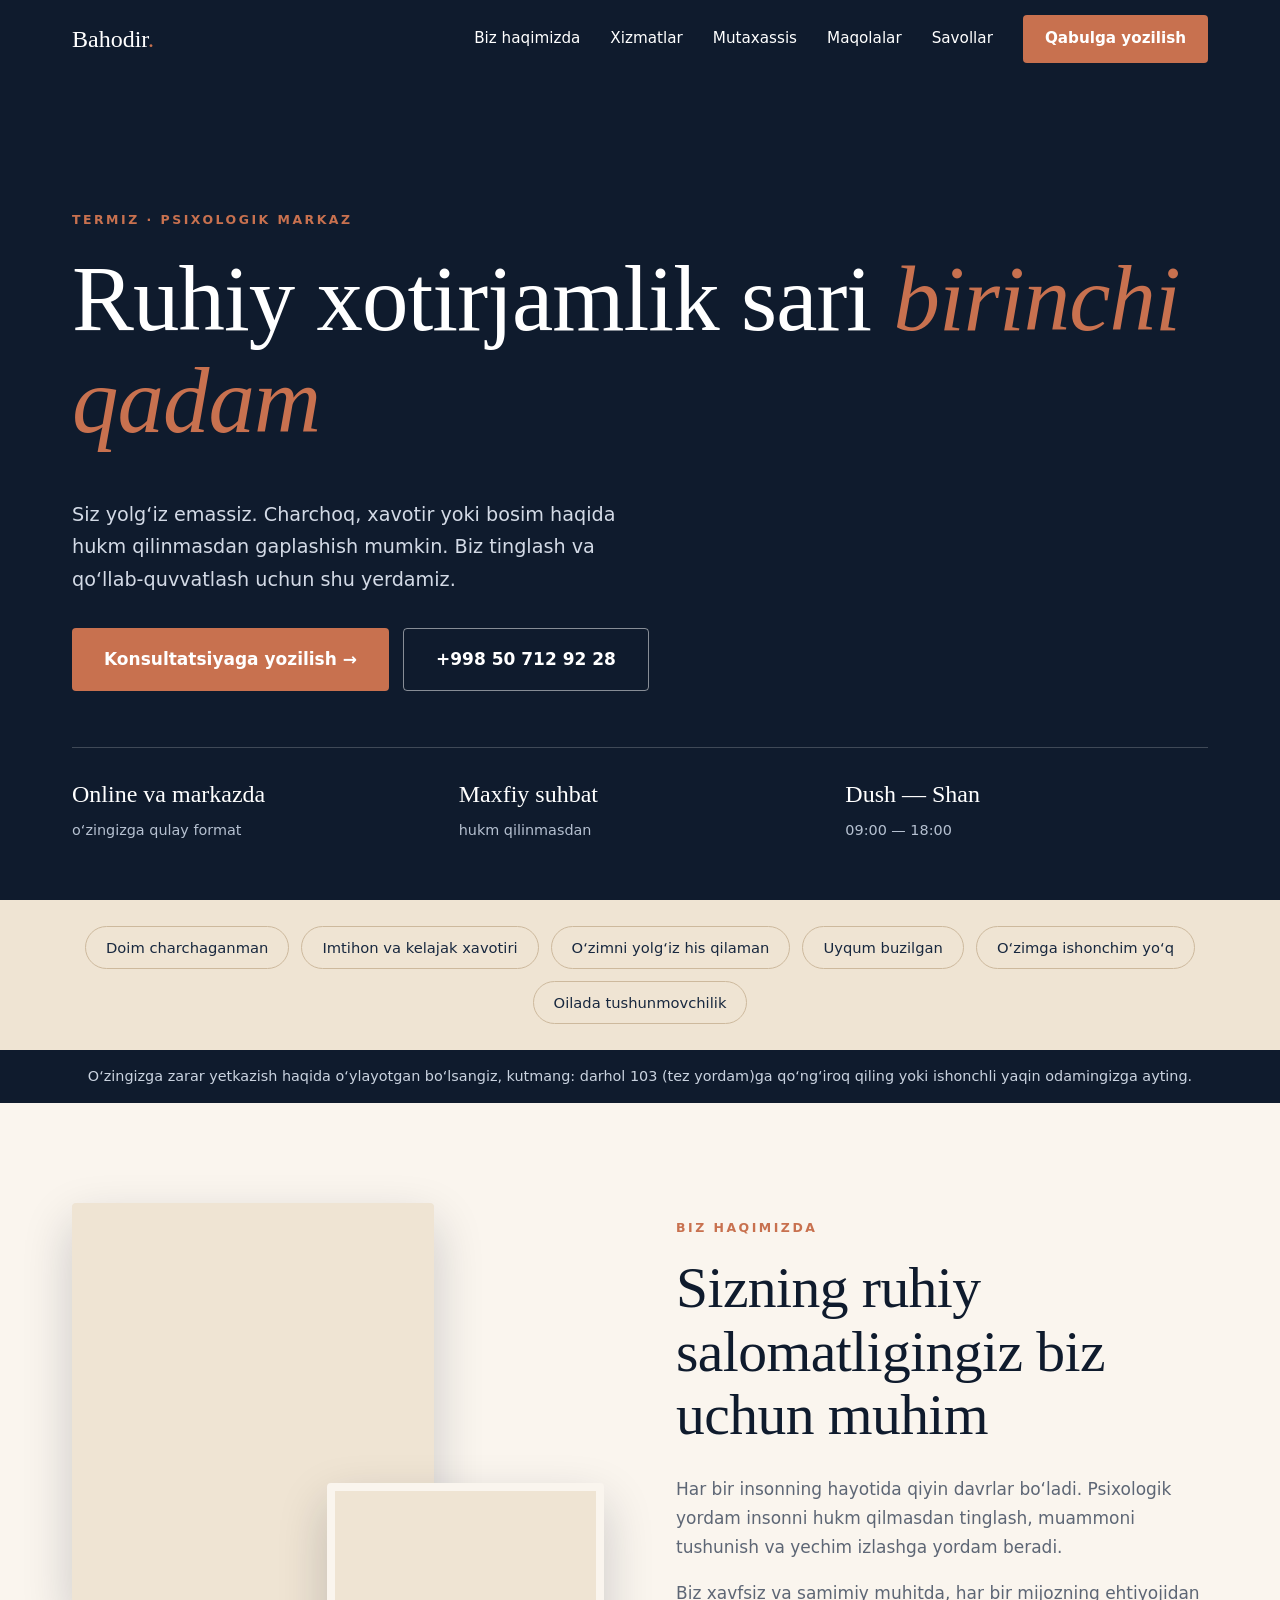
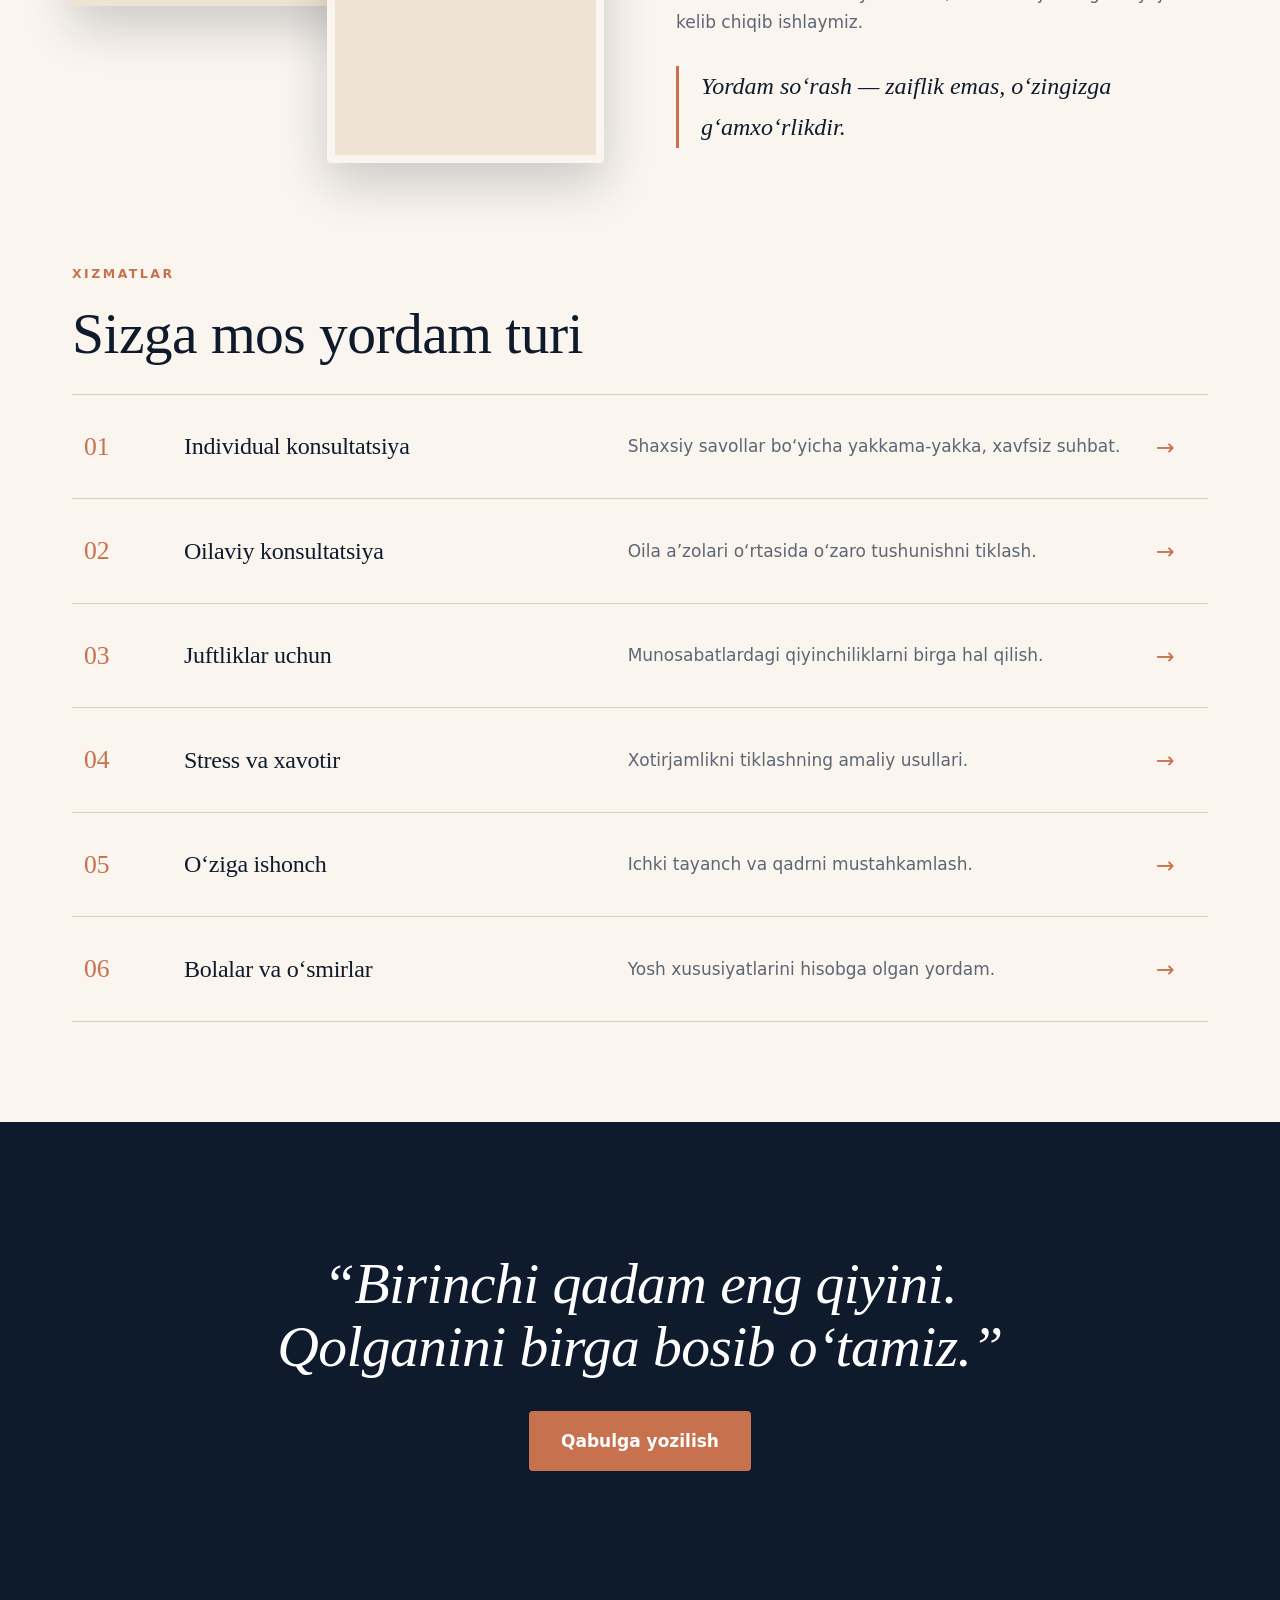
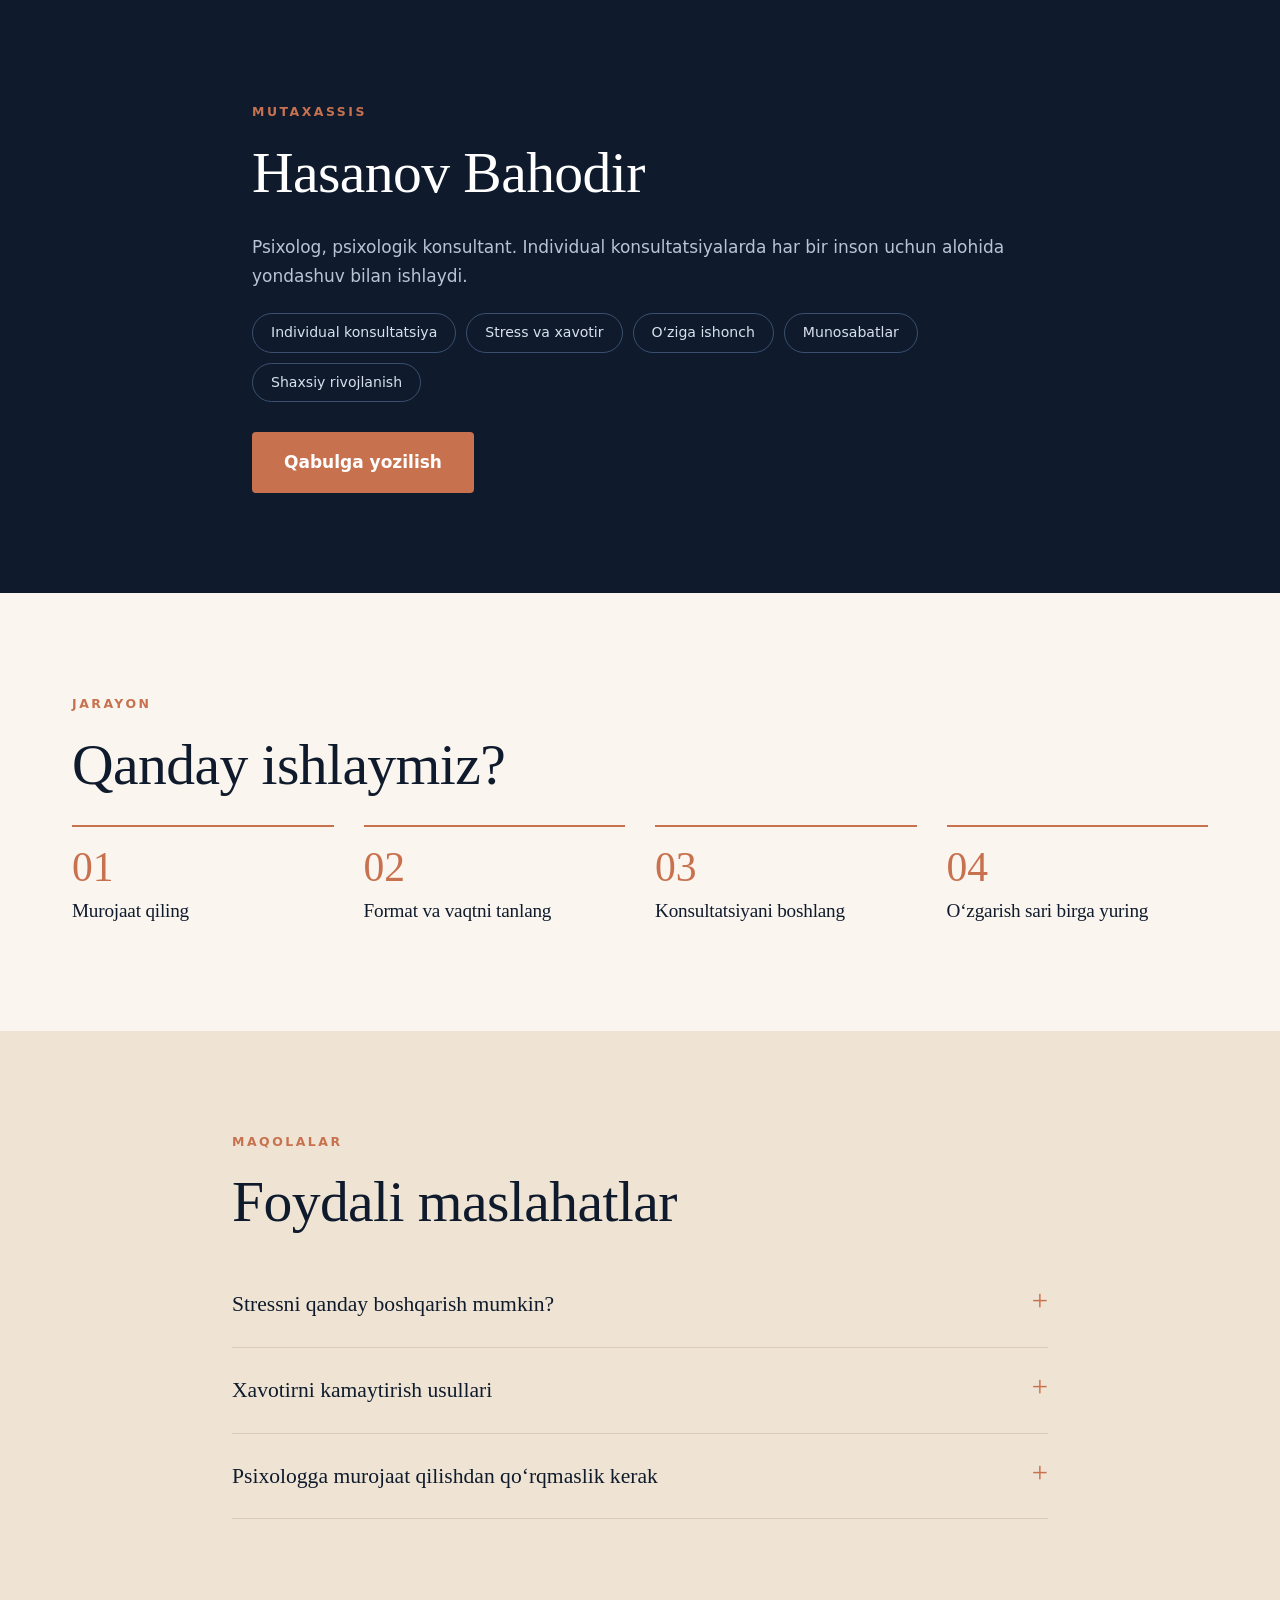
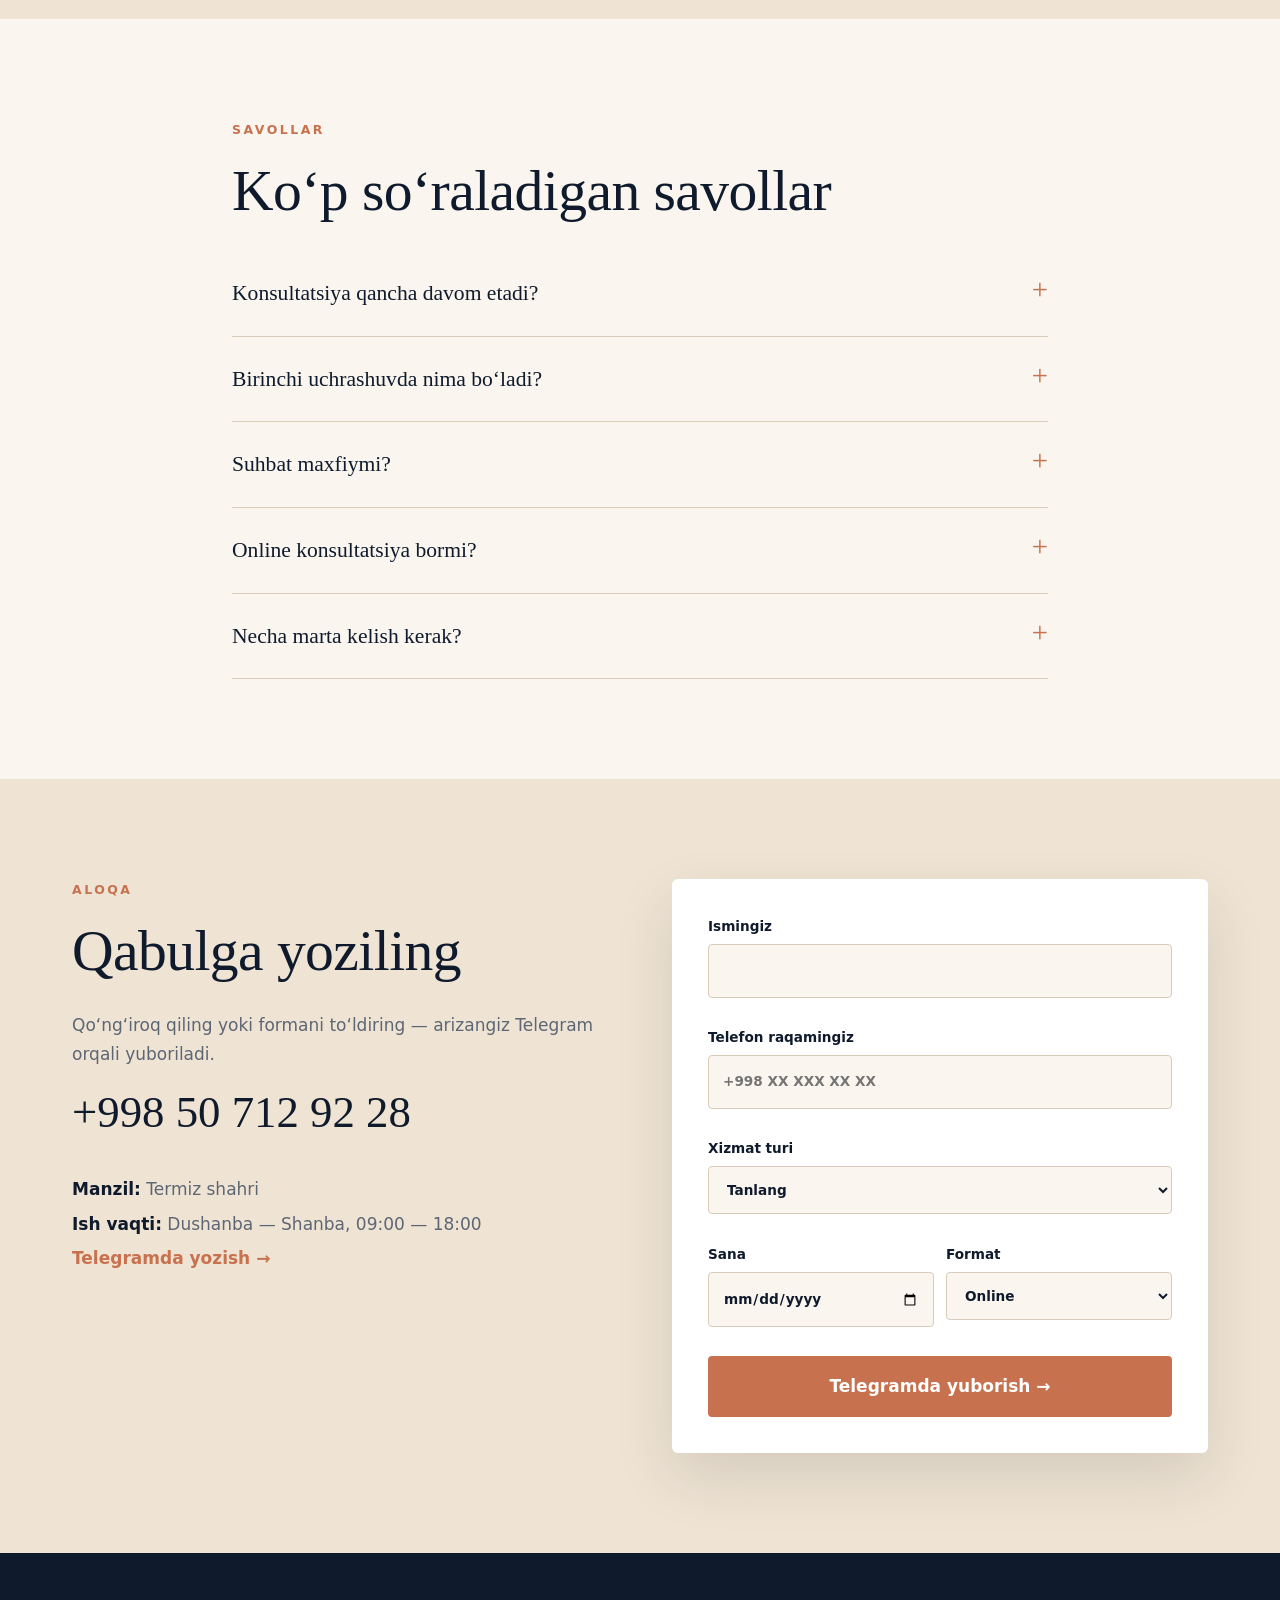
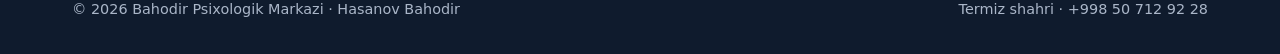
<file: index.html>
<!DOCTYPE html>
<html lang="uz">
<head>
<meta charset="utf-8">
<meta name="viewport" content="width=device-width, initial-scale=1, viewport-fit=cover">
<title>Bahodir Psixologik Markazi — Termiz</title>
<meta name="description" content="Bahodir Psixologik Markazi, Termiz shahri. Individual, oilaviy va juftliklar konsultatsiyasi, online va markazda.">
<meta property="og:title" content="Bahodir Psixologik Markazi">
<meta property="og:image" content="https://images.pexels.com/photos/4098365/pexels-photo-4098365.jpeg?auto=compress&cs=tinysrgb&w=1200">
<meta name="theme-color" content="#0f1b2d">
<link rel="stylesheet" href="style.css">
</head>
<body>
<header id="hd"><div class="wrap nav"><a href="#top" class="logo">Bahodir<b>.</b></a>
<button class="burger" id="bg" aria-label="Menyu" aria-expanded="false">☰</button>
<nav class="links" id="ln"><a href="#about">Biz haqimizda</a><a href="#services">Xizmatlar</a><a href="#team">Mutaxassis</a><a href="#blog">Maqolalar</a><a href="#faq">Savollar</a><a href="#yozilish" class="btn">Qabulga yozilish</a></nav></div></header>

<main id="top">
<section class="hero"><div class="wrap">
<span class="tag">Termiz · Psixologik markaz</span>
<h1>Ruhiy xotirjamlik sari <em>birinchi qadam</em></h1>
<p>Siz yolg‘iz emassiz. Charchoq, xavotir yoki bosim haqida hukm qilinmasdan gaplashish mumkin. Biz tinglash va qo‘llab-quvvatlash uchun shu yerdamiz.</p>
<div class="ctas"><a href="#yozilish" class="btn">Konsultatsiyaga yozilish →</a><a href="tel:+998507129228" class="btn line">+998 50 712 92 28</a></div>
<div class="facts"><div><b>Online va markazda</b><span>o‘zingizga qulay format</span></div><div><b>Maxfiy suhbat</b><span>hukm qilinmasdan</span></div><div><b>Dush — Shan</b><span>09:00 — 18:00</span></div></div>
</div></section>

<div class="pills"><div class="wrap"><a href="#yozilish">Doim charchaganman</a><a href="#yozilish">Imtihon va kelajak xavotiri</a><a href="#yozilish">O‘zimni yolg‘iz his qilaman</a><a href="#yozilish">Uyqum buzilgan</a><a href="#yozilish">O‘zimga ishonchim yo‘q</a><a href="#yozilish">Oilada tushunmovchilik</a></div></div>
<p class="safe">O‘zingizga zarar yetkazish haqida o‘ylayotgan bo‘lsangiz, kutmang: darhol 103 (tez yordam)ga qo‘ng‘iroq qiling yoki ishonchli yaqin odamingizga ayting.</p>

<section id="about"><div class="wrap two">
<div class="collage rv"><div class="c1" style="background-image:url(https://images.pexels.com/photos/4098369/pexels-photo-4098369.jpeg?auto=compress&cs=tinysrgb&w=900)"></div><div class="c2" style="background-image:url(https://images.pexels.com/photos/7579122/pexels-photo-7579122.jpeg?auto=compress&cs=tinysrgb&w=700)"></div></div>
<div class="rv"><span class="tag">Biz haqimizda</span><h2>Sizning ruhiy salomatligingiz biz uchun muhim</h2>
<p>Har bir insonning hayotida qiyin davrlar bo‘ladi. Psixologik yordam insonni hukm qilmasdan tinglash, muammoni tushunish va yechim izlashga yordam beradi.</p>
<p>Biz xavfsiz va samimiy muhitda, har bir mijozning ehtiyojidan kelib chiqib ishlaymiz.</p>
<p class="quote">Yordam so‘rash — zaiflik emas, o‘zingizga g‘amxo‘rlikdir.</p></div></div></section>

<section id="services" style="padding-top:0"><div class="wrap"><span class="tag">Xizmatlar</span><h2>Sizga mos yordam turi</h2><div class="rows" id="svc"></div></div></section>

<section class="band"><div class="wrap rv"><h2>“Birinchi qadam eng qiyini. Qolganini birga bosib o‘tamiz.”</h2><a href="#yozilish" class="btn">Qabulga yozilish</a></div></section>

<section id="team" class="dark"><div class="wrap pro">
<div class="rv"><span class="tag">Mutaxassis</span><h2>Hasanov Bahodir</h2><p>Psixolog, psixologik konsultant. Individual konsultatsiyalarda har bir inson uchun alohida yondashuv bilan ishlaydi.</p>
<div class="chips"><span>Individual konsultatsiya</span><span>Stress va xavotir</span><span>O‘ziga ishonch</span><span>Munosabatlar</span><span>Shaxsiy rivojlanish</span></div>
<a href="#yozilish" class="btn">Qabulga yozilish</a></div></div></section>

<section><div class="wrap"><span class="tag">Jarayon</span><h2>Qanday ishlaymiz?</h2><div class="steps" id="steps"></div></div></section>

<section id="blog" style="background:var(--sand)"><div class="wrap" style="max-width:860px"><span class="tag">Maqolalar</span><h2>Foydali maslahatlar</h2><div id="ar"></div></div></section>

<section id="faq"><div class="wrap" style="max-width:860px"><span class="tag">Savollar</span><h2>Ko‘p so‘raladigan savollar</h2><div id="fq"></div></div></section>

<section id="yozilish" class="book"><div class="wrap two">
<div class="info rv"><span class="tag">Aloqa</span><h2>Qabulga yoziling</h2><p>Qo‘ng‘iroq qiling yoki formani to‘ldiring — arizangiz Telegram orqali yuboriladi.</p>
<a class="big" href="tel:+998507129228">+998 50 712 92 28</a>
<p><b>Manzil:</b> Termiz shahri</p><p><b>Ish vaqti:</b> Dushanba — Shanba, 09:00 — 18:00</p><p><a href="https://t.me/psixologmarkaz_qabul_bot" target="_blank" rel="noopener" style="color:var(--terra);font-weight:650">Telegramda yozish →</a></p></div>
<form id="fm" novalidate class="rv">
<label>Ismingiz<input name="name" autocomplete="name"><span class="err"></span></label>
<label>Telefon raqamingiz<input name="phone" inputmode="tel" placeholder="+998 XX XXX XX XX" autocomplete="tel"><span class="err"></span></label>
<label>Xizmat turi<select name="service"></select><span class="err"></span></label>
<div class="row2"><label>Sana<input type="date" name="date"><span class="err"></span></label><label>Format<select name="mode"><option>Online</option><option>Markazda</option></select></label></div>
<button class="btn" type="submit">Telegramda yuborish →</button></form></div></section>
</main>

<footer><div class="wrap"><span>© 2026 Bahodir Psixologik Markazi · Hasanov Bahodir</span><span>Termiz shahri · +998 50 712 92 28</span></div></footer>

<script>
const $=s=>document.querySelector(s);
const SV=[["Individual konsultatsiya","Shaxsiy savollar bo‘yicha yakkama-yakka, xavfsiz suhbat."],["Oilaviy konsultatsiya","Oila a’zolari o‘rtasida o‘zaro tushunishni tiklash."],["Juftliklar uchun","Munosabatlardagi qiyinchiliklarni birga hal qilish."],["Stress va xavotir","Xotirjamlikni tiklashning amaliy usullari."],["O‘ziga ishonch","Ichki tayanch va qadrni mustahkamlash."],["Bolalar va o‘smirlar","Yosh xususiyatlarini hisobga olgan yordam."]];
$("#svc").innerHTML=SV.map((s,i)=>`<a href="#yozilish" class="row rv"><i>0${i+1}</i><h3>${s[0]}</h3><p>${s[1]}</p><b>→</b></a>`).join("");
$("#steps").innerHTML=["Murojaat qiling","Format va vaqtni tanlang","Konsultatsiyani boshlang","O‘zgarish sari birga yuring"].map(t=>`<div class="step rv"><h3>${t}</h3></div>`).join("");
const AR=[["Stressni qanday boshqarish mumkin?","Kunni rejalashtiring, vazifalarni kichik qismlarga bo‘ling va tanaffus qiling. Har kuni 15–20 daqiqa sayr kayfiyatni yaxshilaydi. Uyqu tartibiga rioya qiling va yaqinlaringiz bilan gaplashing. Stress uzoq davom etsa, mutaxassisga murojaat qiling."],["Xavotirni kamaytirish usullari","Sekin nafas oling (4 soniya nafas olish, 6 soniya chiqarish), hozirgi lahzaga e’tibor qarating va tashvishlaringizni yozib chiqing. Fikrlaringizni haqiqiy faktlar bilan solishtirib ko‘ring. Xavotir kundalik hayotga xalaqit bersa, psixolog bilan ishlash foydali."],["Psixologga murojaat qilishdan qo‘rqmaslik kerak","Ko‘pchilik “nima deyishadi” yoki “muammom jiddiy emas” deb kechiktiradi. Psixologga borish o‘zingizga g‘amxo‘rlik belgisidir. Birinchi uchrashuvda hech narsa tayyorlash shart emas, his qilayotganingizni aytsangiz yetarli."]];
$("#ar").innerHTML=AR.map(a=>`<details><summary>${a[0]}</summary><div>${a[1]}</div></details>`).join("");
const FQ=[["Konsultatsiya qancha davom etadi?","Odatda bir seans 50–60 daqiqa."],["Birinchi uchrashuvda nima bo‘ladi?","Tanishuv, so‘rovingizni aniqlash va ish rejasini birga belgilash."],["Suhbat maxfiymi?","Ha, suhbat mazmuni uchinchi shaxslarga oshkor qilinmaydi."],["Online konsultatsiya bormi?","Ha, online va markazda yuzma-yuz formatlar mavjud."],["Necha marta kelish kerak?","Bu so‘rovga bog‘liq; birinchi uchrashuvdan so‘ng aniqlaymiz."]];
$("#fq").innerHTML=FQ.map(a=>`<details><summary>${a[0]}</summary><div>${a[1]}</div></details>`).join("");
const hd=$("#hd"),ln=$("#ln"),bg=$("#bg");
addEventListener("scroll",()=>hd.classList.toggle("s",scrollY>40),{passive:true});
bg.onclick=()=>bg.setAttribute("aria-expanded",ln.classList.toggle("o"));
ln.onclick=e=>{if(e.target.closest("a"))ln.classList.remove("o")};
const io=new IntersectionObserver(es=>es.forEach(e=>{if(e.isIntersecting){e.target.classList.add("v");io.unobserve(e.target)}}),{threshold:.1});
document.querySelectorAll(".rv").forEach(e=>io.observe(e));
const fm=$("#fm");
fm.service.innerHTML='<option value="">Tanlang</option>'+SV.map(s=>`<option>${s[0]}</option>`).join("");
fm.date.min=new Date().toISOString().slice(0,10);
fm.phone.addEventListener("input",()=>{let d=fm.phone.value.replace(/\D/g,"");if(!d.startsWith("998"))d="998"+d;d=d.slice(0,12);fm.phone.value="+"+[d.slice(0,3),d.slice(3,5),d.slice(5,8),d.slice(8,10),d.slice(10,12)].filter(Boolean).join(" ")});
const E=(el,m)=>{el.parentElement.querySelector(".err").textContent=m||"";return!m};

// TELEGRAM BOT INTEGRATSIYASI
const BOT_TOKEN = '8614132242:AAGfy5ZIpR56tWuIa3ere7oKq-ZH9-LN4fk';
const CHAT_ID = '1090733464';

fm.addEventListener("submit",e=>{e.preventDefault();
const ok=[E(fm.name,fm.name.value.trim().length<2&&"Ismingizni kiriting"),E(fm.phone,!/^\+998 \d{2} \d{3} \d{2} \d{2}$/.test(fm.phone.value)&&"Format: +998 XX XXX XX XX"),E(fm.service,!fm.service.value&&"Xizmatni tanlang"),E(fm.date,!fm.date.value&&"Sanani tanlang")].every(Boolean);
if(!ok)return;

const btn = fm.querySelector("button[type='submit']");
btn.disabled = true;
btn.textContent = "Yuborilmoqda...";

const text = `📌 <b>Yangi qabul arizasi:</b>\n\n` +
             `👤 <b>Ismi:</b> ${fm.name.value}\n` +
             `📞 <b>Tel:</b> ${fm.phone.value}\n` +
             `🛠 <b>Xizmat:</b> ${fm.service.value}\n` +
             `📅 <b>Sana:</b> ${fm.date.value}\n` +
             `💻 <b>Format:</b> ${fm.mode.value}`;

fetch(`https://api.telegram.org/bot${BOT_TOKEN}/sendMessage`, {
  method: 'POST',
  headers: { 'Content-Type': 'application/json' },
  body: JSON.stringify({
    chat_id: CHAT_ID,
    text: text,
    parse_mode: 'HTML'
  })
})
.then(res => res.json())
.then(data => {
  if (data.ok) {
    alert("Arizangiz muvaffaqiyatli yuborildi!");
    fm.reset();
  } else {
    alert("Xatolik yuz berdi! Botga /start bosganingizni tekshiring.");
  }
})
.catch(err => {
  console.error(err);
  alert("Internet ulanishida xatolik yuz berdi.");
})
.finally(() => {
  btn.disabled = false;
  btn.textContent = "Telegramda yuborish →";
});
});
</script>
</body>
</html>
</file>
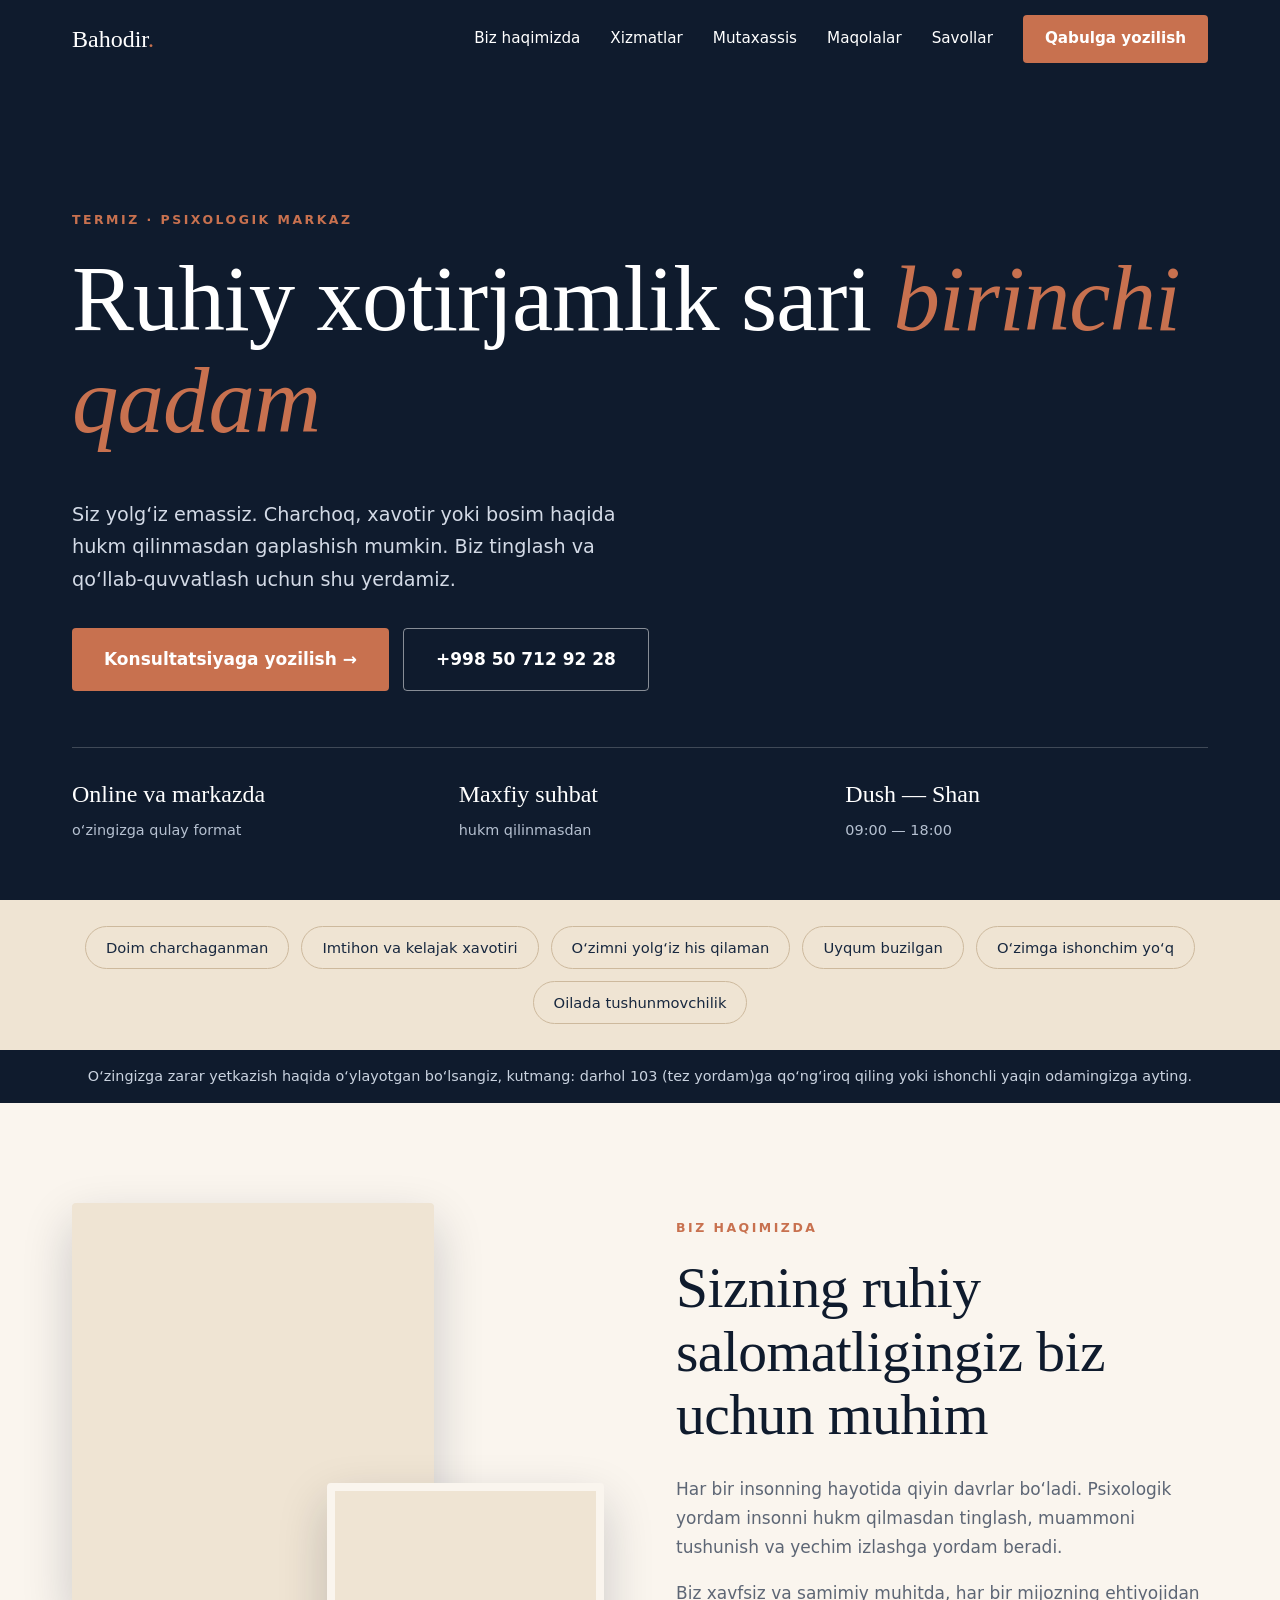
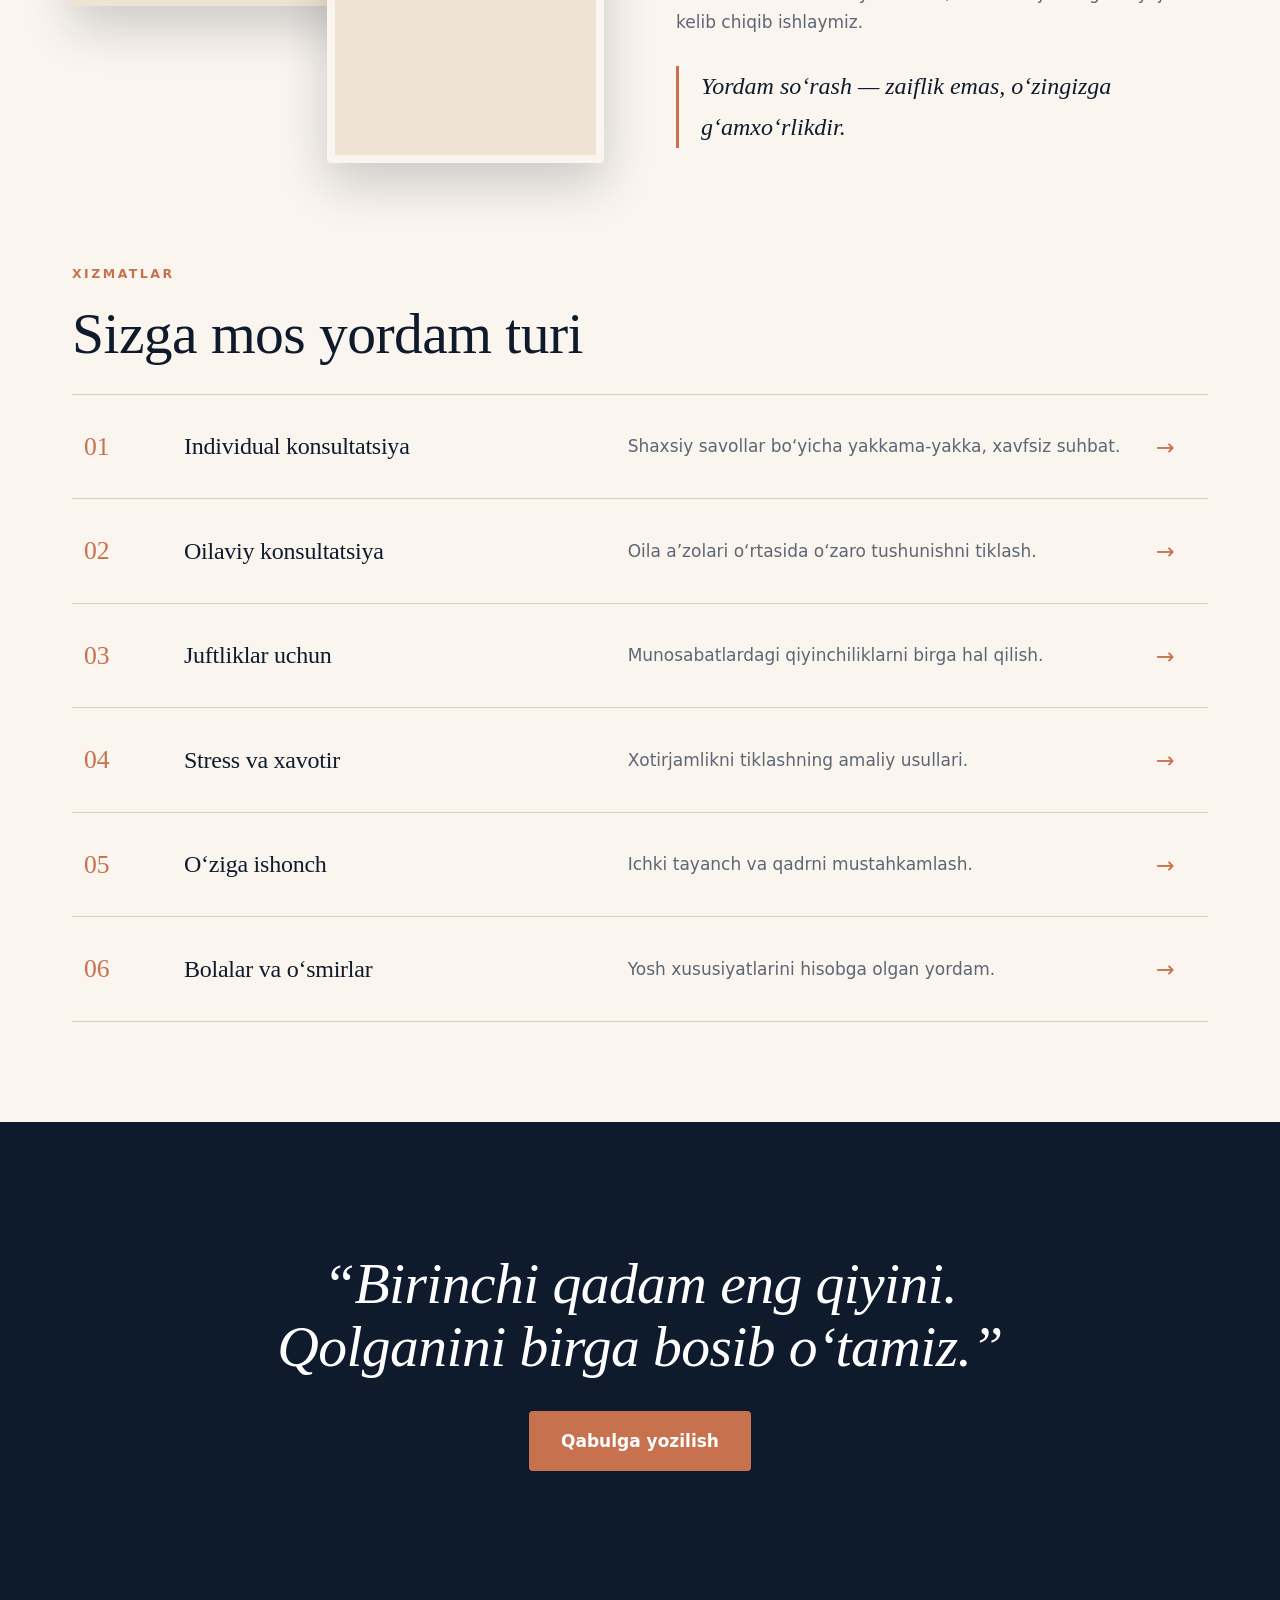
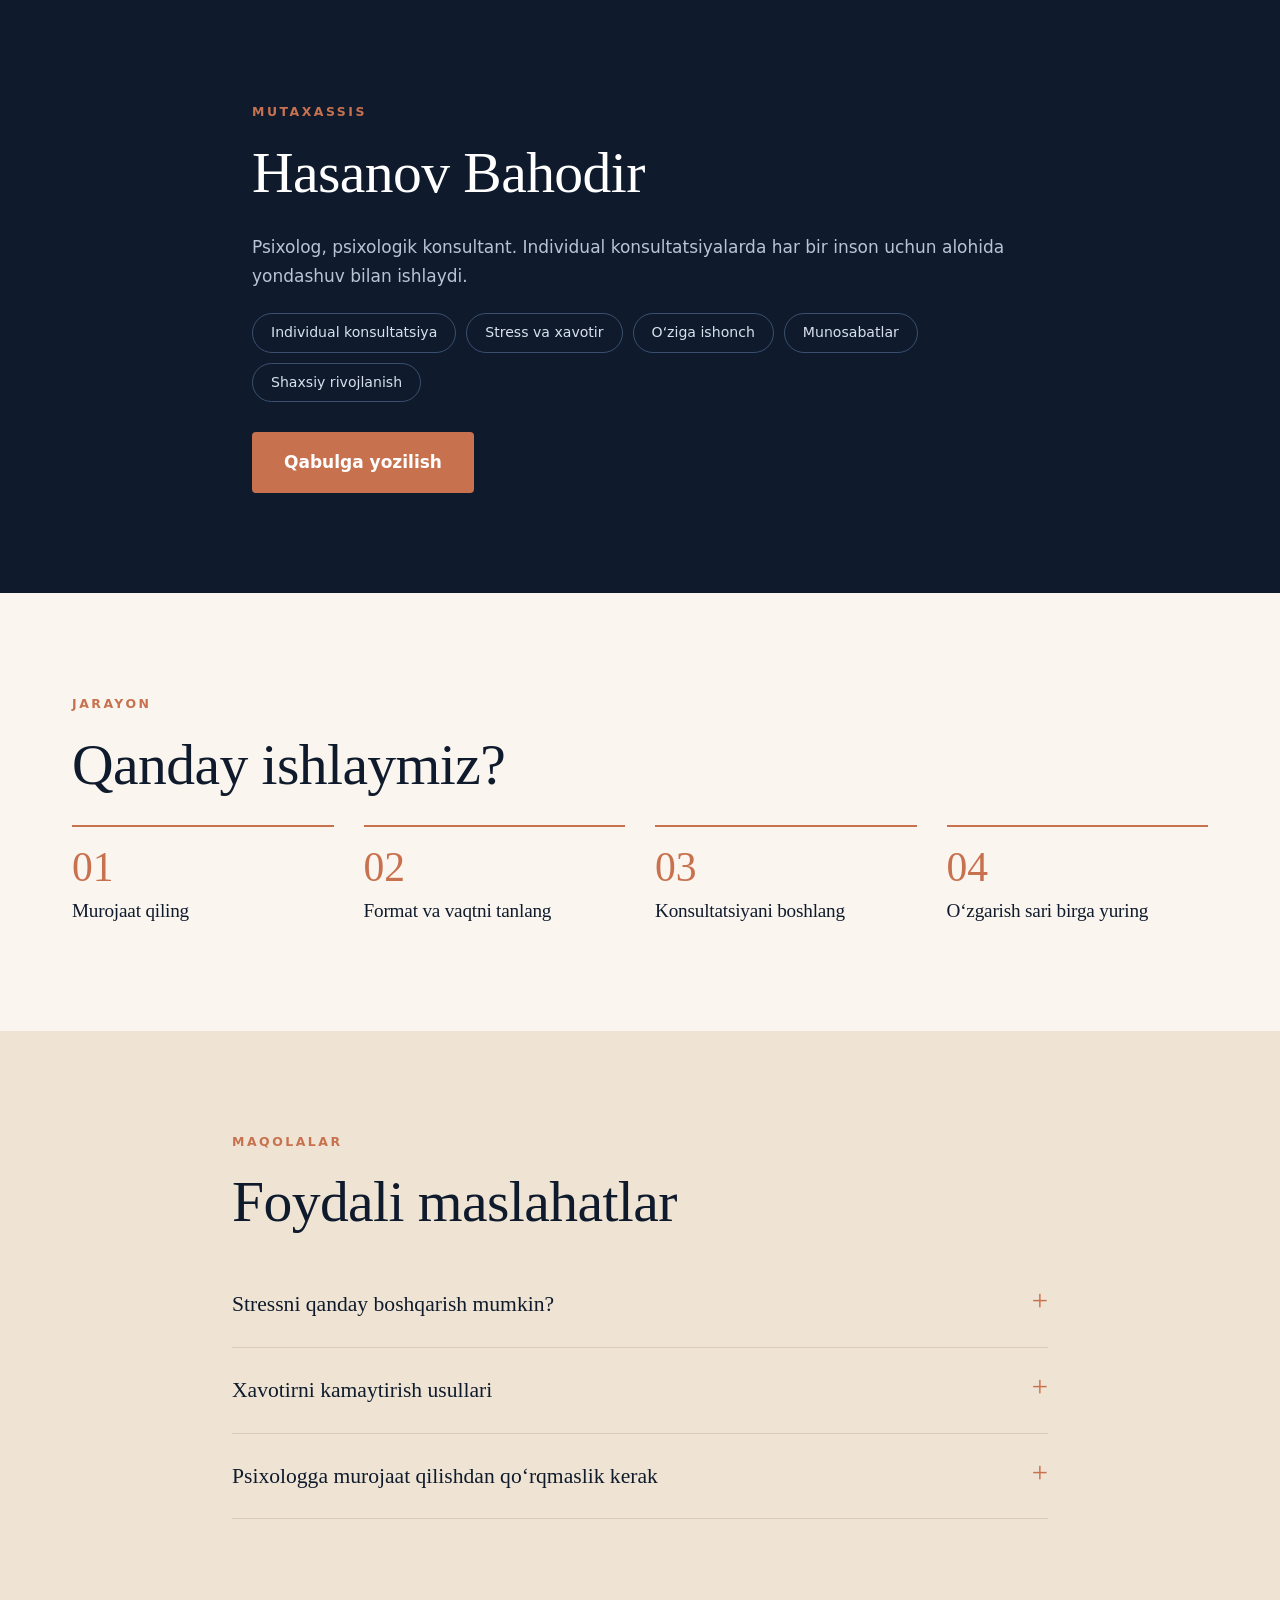
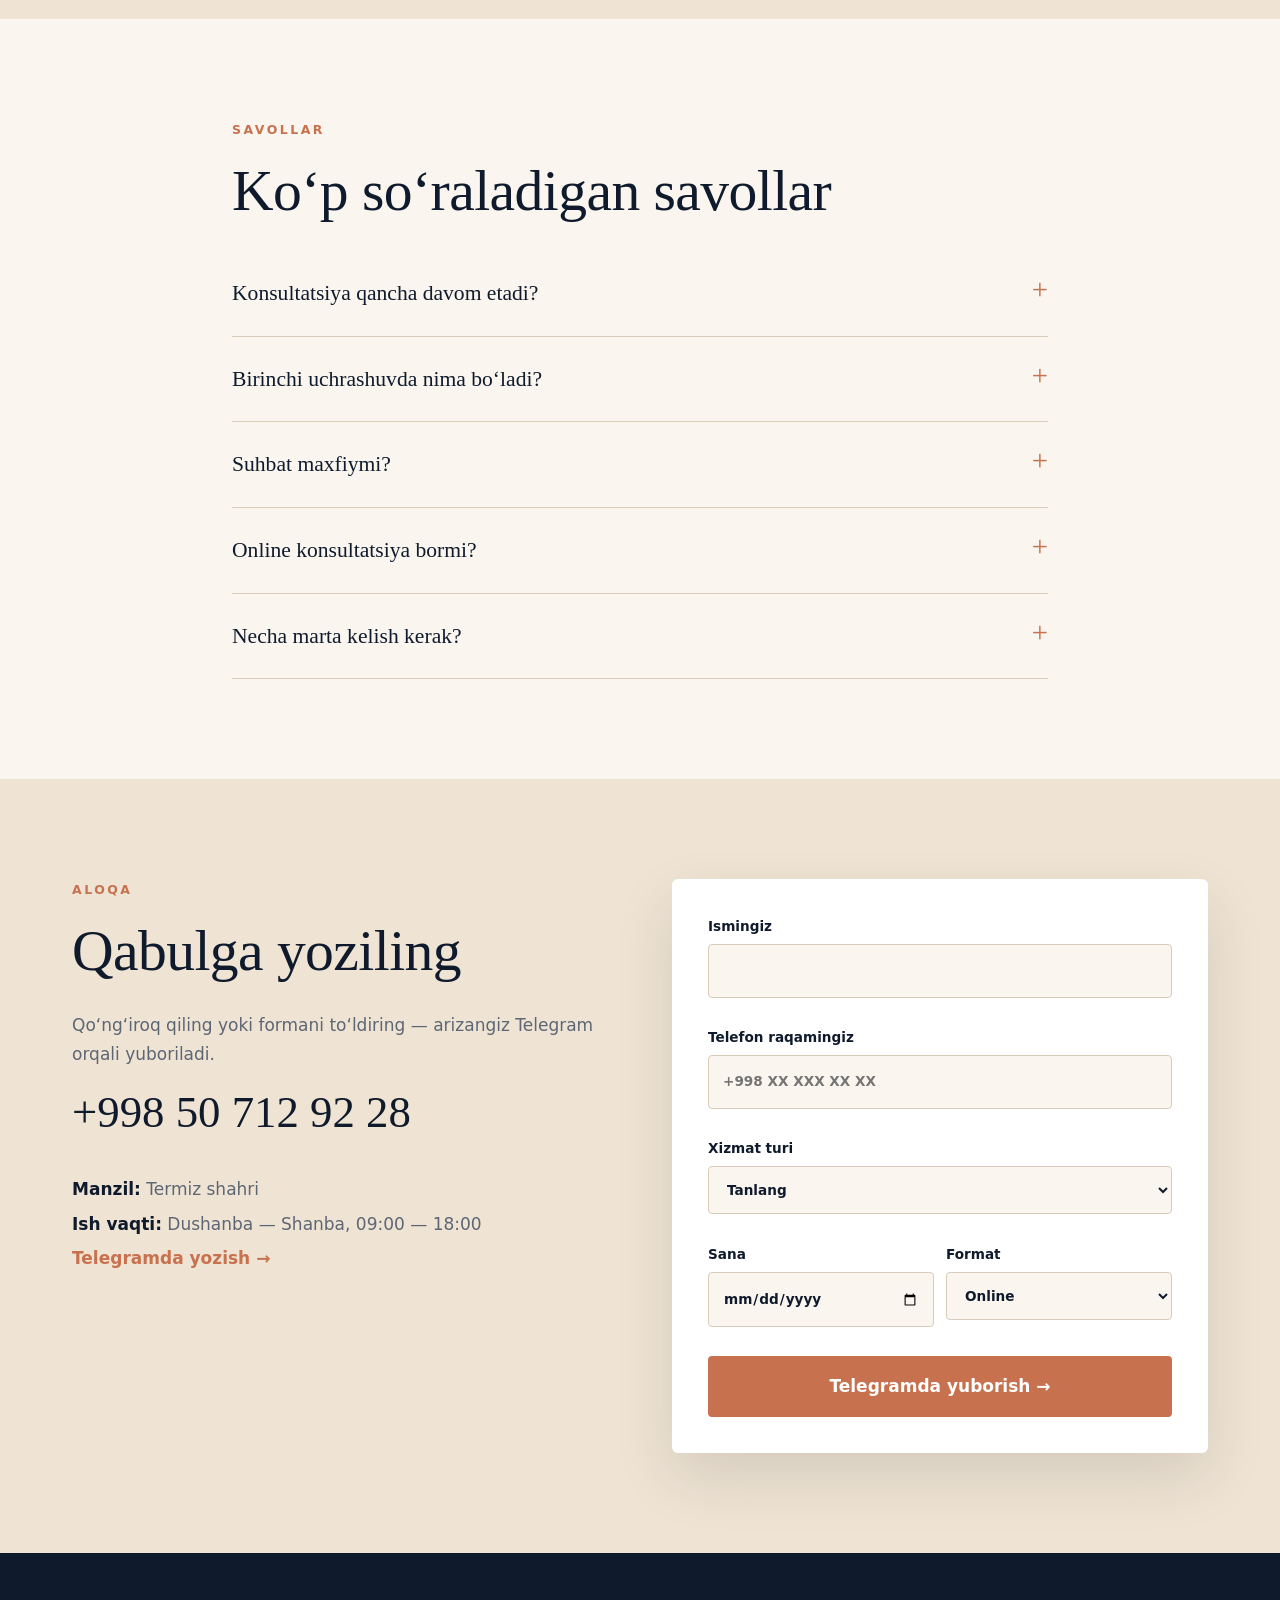
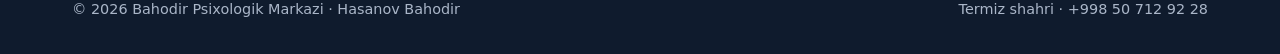
<file: Termiz Psixologik Markazi/index.html>
<!DOCTYPE html>
<html lang="uz">
<head>
<meta charset="utf-8">
<meta name="viewport" content="width=device-width, initial-scale=1, viewport-fit=cover">
<title>Bahodir Psixologik Markazi — Termiz</title>
<meta name="description" content="Bahodir Psixologik Markazi, Termiz shahri. Individual, oilaviy va juftliklar konsultatsiyasi, online va markazda.">
<meta property="og:title" content="Bahodir Psixologik Markazi">
<meta property="og:image" content="https://images.pexels.com/photos/4098365/pexels-photo-4098365.jpeg?auto=compress&cs=tinysrgb&w=1200">
<meta name="theme-color" content="#0f1b2d">
<link rel="stylesheet" href="style.css">
</head>
<body>
<header id="hd"><div class="wrap nav"><a href="#top" class="logo">Bahodir<b>.</b></a>
<button class="burger" id="bg" aria-label="Menyu" aria-expanded="false">☰</button>
<nav class="links" id="ln"><a href="#about">Biz haqimizda</a><a href="#services">Xizmatlar</a><a href="#team">Mutaxassis</a><a href="#blog">Maqolalar</a><a href="#faq">Savollar</a><a href="#yozilish" class="btn">Qabulga yozilish</a></nav></div></header>

<main id="top">
<section class="hero"><div class="wrap">
<span class="tag">Termiz · Psixologik markaz</span>
<h1>Ruhiy xotirjamlik sari <em>birinchi qadam</em></h1>
<p>Siz yolg‘iz emassiz. Charchoq, xavotir yoki bosim haqida hukm qilinmasdan gaplashish mumkin. Biz tinglash va qo‘llab-quvvatlash uchun shu yerdamiz.</p>
<div class="ctas"><a href="#yozilish" class="btn">Konsultatsiyaga yozilish →</a><a href="tel:+998507129228" class="btn line">+998 50 712 92 28</a></div>
<div class="facts"><div><b>Online va markazda</b><span>o‘zingizga qulay format</span></div><div><b>Maxfiy suhbat</b><span>hukm qilinmasdan</span></div><div><b>Dush — Shan</b><span>09:00 — 18:00</span></div></div>
</div></section>

<div class="pills"><div class="wrap"><a href="#yozilish">Doim charchaganman</a><a href="#yozilish">Imtihon va kelajak xavotiri</a><a href="#yozilish">O‘zimni yolg‘iz his qilaman</a><a href="#yozilish">Uyqum buzilgan</a><a href="#yozilish">O‘zimga ishonchim yo‘q</a><a href="#yozilish">Oilada tushunmovchilik</a></div></div>
<p class="safe">O‘zingizga zarar yetkazish haqida o‘ylayotgan bo‘lsangiz, kutmang: darhol 103 (tez yordam)ga qo‘ng‘iroq qiling yoki ishonchli yaqin odamingizga ayting.</p>

<section id="about"><div class="wrap two">
<div class="collage rv"><div class="c1" style="background-image:url(https://images.pexels.com/photos/4098369/pexels-photo-4098369.jpeg?auto=compress&cs=tinysrgb&w=900)"></div><div class="c2" style="background-image:url(https://images.pexels.com/photos/7579122/pexels-photo-7579122.jpeg?auto=compress&cs=tinysrgb&w=700)"></div></div>
<div class="rv"><span class="tag">Biz haqimizda</span><h2>Sizning ruhiy salomatligingiz biz uchun muhim</h2>
<p>Har bir insonning hayotida qiyin davrlar bo‘ladi. Psixologik yordam insonni hukm qilmasdan tinglash, muammoni tushunish va yechim izlashga yordam beradi.</p>
<p>Biz xavfsiz va samimiy muhitda, har bir mijozning ehtiyojidan kelib chiqib ishlaymiz.</p>
<p class="quote">Yordam so‘rash — zaiflik emas, o‘zingizga g‘amxo‘rlikdir.</p></div></div></section>

<section id="services" style="padding-top:0"><div class="wrap"><span class="tag">Xizmatlar</span><h2>Sizga mos yordam turi</h2><div class="rows" id="svc"></div></div></section>

<section class="band"><div class="wrap rv"><h2>“Birinchi qadam eng qiyini. Qolganini birga bosib o‘tamiz.”</h2><a href="#yozilish" class="btn">Qabulga yozilish</a></div></section>

<section id="team" class="dark"><div class="wrap pro">
<div class="rv"><span class="tag">Mutaxassis</span><h2>Hasanov Bahodir</h2><p>Psixolog, psixologik konsultant. Individual konsultatsiyalarda har bir inson uchun alohida yondashuv bilan ishlaydi.</p>
<div class="chips"><span>Individual konsultatsiya</span><span>Stress va xavotir</span><span>O‘ziga ishonch</span><span>Munosabatlar</span><span>Shaxsiy rivojlanish</span></div>
<a href="#yozilish" class="btn">Qabulga yozilish</a></div></div></section>

<section><div class="wrap"><span class="tag">Jarayon</span><h2>Qanday ishlaymiz?</h2><div class="steps" id="steps"></div></div></section>

<section id="blog" style="background:var(--sand)"><div class="wrap" style="max-width:860px"><span class="tag">Maqolalar</span><h2>Foydali maslahatlar</h2><div id="ar"></div></div></section>

<section id="faq"><div class="wrap" style="max-width:860px"><span class="tag">Savollar</span><h2>Ko‘p so‘raladigan savollar</h2><div id="fq"></div></div></section>

<section id="yozilish" class="book"><div class="wrap two">
<div class="info rv"><span class="tag">Aloqa</span><h2>Qabulga yoziling</h2><p>Qo‘ng‘iroq qiling yoki formani to‘ldiring — arizangiz Telegram orqali yuboriladi.</p>
<a class="big" href="tel:+998507129228">+998 50 712 92 28</a>
<p><b>Manzil:</b> Termiz shahri</p><p><b>Ish vaqti:</b> Dushanba — Shanba, 09:00 — 18:00</p><p><a href="https://t.me/+998507129228" target="_blank" rel="noopener" style="color:var(--terra);font-weight:650">Telegramda yozish →</a></p></div>
<form id="fm" novalidate class="rv">
<label>Ismingiz<input name="name" autocomplete="name"><span class="err"></span></label>
<label>Telefon raqamingiz<input name="phone" inputmode="tel" placeholder="+998 XX XXX XX XX" autocomplete="tel"><span class="err"></span></label>
<label>Xizmat turi<select name="service"></select><span class="err"></span></label>
<div class="row2"><label>Sana<input type="date" name="date"><span class="err"></span></label><label>Format<select name="mode"><option>Online</option><option>Markazda</option></select></label></div>
<button class="btn" type="submit">Telegramda yuborish →</button></form></div></section>
</main>

<footer><div class="wrap"><span>© 2026 Bahodir Psixologik Markazi · Hasanov Bahodir</span><span>Termiz shahri · +998 50 712 92 28</span></div></footer>

<script>
const $=s=>document.querySelector(s);
const SV=[["Individual konsultatsiya","Shaxsiy savollar bo‘yicha yakkama-yakka, xavfsiz suhbat."],["Oilaviy konsultatsiya","Oila a’zolari o‘rtasida o‘zaro tushunishni tiklash."],["Juftliklar uchun","Munosabatlardagi qiyinchiliklarni birga hal qilish."],["Stress va xavotir","Xotirjamlikni tiklashning amaliy usullari."],["O‘ziga ishonch","Ichki tayanch va qadrni mustahkamlash."],["Bolalar va o‘smirlar","Yosh xususiyatlarini hisobga olgan yordam."]];
$("#svc").innerHTML=SV.map((s,i)=>`<a href="#yozilish" class="row rv"><i>0${i+1}</i><h3>${s[0]}</h3><p>${s[1]}</p><b>→</b></a>`).join("");
$("#steps").innerHTML=["Murojaat qiling","Format va vaqtni tanlang","Konsultatsiyani boshlang","O‘zgarish sari birga yuring"].map(t=>`<div class="step rv"><h3>${t}</h3></div>`).join("");
const AR=[["Stressni qanday boshqarish mumkin?","Kunni rejalashtiring, vazifalarni kichik qismlarga bo‘ling va tanaffus qiling. Har kuni 15–20 daqiqa sayr kayfiyatni yaxshilaydi. Uyqu tartibiga rioya qiling va yaqinlaringiz bilan gaplashing. Stress uzoq davom etsa, mutaxassisga murojaat qiling."],["Xavotirni kamaytirish usullari","Sekin nafas oling (4 soniya nafas olish, 6 soniya chiqarish), hozirgi lahzaga e’tibor qarating va tashvishlaringizni yozib chiqing. Fikrlaringizni haqiqiy faktlar bilan solishtirib ko‘ring. Xavotir kundalik hayotga xalaqit bersa, psixolog bilan ishlash foydali."],["Psixologga murojaat qilishdan qo‘rqmaslik kerak","Ko‘pchilik “nima deyishadi” yoki “muammom jiddiy emas” deb kechiktiradi. Psixologga borish o‘zingizga g‘amxo‘rlik belgisidir. Birinchi uchrashuvda hech narsa tayyorlash shart emas, his qilayotganingizni aytsangiz yetarli."]];
$("#ar").innerHTML=AR.map(a=>`<details><summary>${a[0]}</summary><div>${a[1]}</div></details>`).join("");
const FQ=[["Konsultatsiya qancha davom etadi?","Odatda bir seans 50–60 daqiqa."],["Birinchi uchrashuvda nima bo‘ladi?","Tanishuv, so‘rovingizni aniqlash va ish rejasini birga belgilash."],["Suhbat maxfiymi?","Ha, suhbat mazmuni uchinchi shaxslarga oshkor qilinmaydi."],["Online konsultatsiya bormi?","Ha, online va markazda yuzma-yuz formatlar mavjud."],["Necha marta kelish kerak?","Bu so‘rovga bog‘liq; birinchi uchrashuvdan so‘ng aniqlaymiz."]];
$("#fq").innerHTML=FQ.map(a=>`<details><summary>${a[0]}</summary><div>${a[1]}</div></details>`).join("");
const hd=$("#hd"),ln=$("#ln"),bg=$("#bg");
addEventListener("scroll",()=>hd.classList.toggle("s",scrollY>40),{passive:true});
bg.onclick=()=>bg.setAttribute("aria-expanded",ln.classList.toggle("o"));
ln.onclick=e=>{if(e.target.closest("a"))ln.classList.remove("o")};
const io=new IntersectionObserver(es=>es.forEach(e=>{if(e.isIntersecting){e.target.classList.add("v");io.unobserve(e.target)}}),{threshold:.1});
document.querySelectorAll(".rv").forEach(e=>io.observe(e));
const fm=$("#fm");
fm.service.innerHTML='<option value="">Tanlang</option>'+SV.map(s=>`<option>${s[0]}</option>`).join("");
fm.date.min=new Date().toISOString().slice(0,10);
fm.phone.addEventListener("input",()=>{let d=fm.phone.value.replace(/\D/g,"");if(!d.startsWith("998"))d="998"+d;d=d.slice(0,12);fm.phone.value="+"+[d.slice(0,3),d.slice(3,5),d.slice(5,8),d.slice(8,10),d.slice(10,12)].filter(Boolean).join(" ")});
const E=(el,m)=>{el.parentElement.querySelector(".err").textContent=m||"";return!m};
fm.addEventListener("submit",e=>{e.preventDefault();
const ok=[E(fm.name,fm.name.value.trim().length<2&&"Ismingizni kiriting"),E(fm.phone,!/^\+998 \d{2} \d{3} \d{2} \d{2}$/.test(fm.phone.value)&&"Format: +998 XX XXX XX XX"),E(fm.service,!fm.service.value&&"Xizmatni tanlang"),E(fm.date,!fm.date.value&&"Sanani tanlang")].every(Boolean);
if(!ok)return;
const t=`Qabulga yozilish\nIsm: ${fm.name.value}\nTelefon: ${fm.phone.value}\nXizmat: ${fm.service.value}\nSana: ${fm.date.value}\nFormat: ${fm.mode.value}`;
window.open("https://t.me/+998507129228?text="+encodeURIComponent(t),"_blank");fm.reset()});
</script>
</body>
</html>
</file>
<file: style.css>
:root{--ink:#0f1b2d;--ink2:#18283f;--cream:#faf5ee;--sand:#efe4d3;--terra:#c8714f;--terra-d:#a85a3c;--mut:#5d6675;--serif:Georgia,"Times New Roman",serif;box-sizing:border-box}
*,*::before,*::after{box-sizing:inherit}
html{scroll-behavior:smooth}
body{margin:0;background:var(--cream);color:var(--ink);font:17px/1.7 system-ui,-apple-system,"Segoe UI",Roboto,sans-serif;overflow-x:hidden}
a{color:inherit;text-decoration:none}
h1,h2,h3{font-family:var(--serif);font-weight:400;line-height:1.1;margin:0 0 .5em;letter-spacing:-.01em}
h1{font-size:clamp(2.6rem,7.5vw,5.8rem)}
h2{font-size:clamp(2rem,5vw,3.6rem)}
h3{font-size:1.5rem}
p{margin:0 0 1em;color:var(--mut)}
.wrap{max-width:1180px;margin:0 auto;padding:0 22px}
section{padding:100px 0}
.tag{font-size:.78rem;letter-spacing:.2em;text-transform:uppercase;color:var(--terra);font-weight:700;margin-bottom:18px;display:block}
.btn{display:inline-flex;align-items:center;gap:10px;background:var(--terra);color:#fff;padding:16px 32px;border:0;font:inherit;font-weight:650;cursor:pointer;border-radius:4px;transition:background .25s,transform .25s}
.btn:hover{background:var(--terra-d);transform:translateY(-2px)}
.btn.line{background:transparent;border:1px solid rgba(255,255,255,.5)}.btn.line:hover{background:rgba(255,255,255,.12)}
:focus-visible{outline:3px solid var(--terra);outline-offset:3px}
header{position:fixed;top:0;left:0;right:0;z-index:50;padding-top:env(safe-area-inset-top,0px);color:#fff;transition:background .3s}
header.s{background:var(--ink);box-shadow:0 4px 24px rgba(0,0,0,.25)}
.nav{display:flex;align-items:center;justify-content:space-between;height:78px}
.logo{font-family:var(--serif);font-size:1.5rem}.logo b{color:var(--terra);font-weight:400}
.links{display:flex;gap:30px;align-items:center;font-size:.95rem}
.links a:hover{color:var(--terra)}
.links .btn{padding:11px 22px;color:#fff}.links .btn:hover{color:#fff}
.burger{display:none;background:none;border:1px solid rgba(255,255,255,.5);color:#fff;width:46px;height:46px;border-radius:4px;font-size:1.3rem;cursor:pointer}
.hero{min-height:100svh;display:flex;align-items:flex-end;color:#fff;background:linear-gradient(95deg,rgba(15,27,45,.95) 20%,rgba(15,27,45,.55) 70%,rgba(15,27,45,.35)),url("https://images.pexels.com/photos/4098365/pexels-photo-4098365.jpeg?auto=compress&cs=tinysrgb&w=1800") center/cover,var(--ink);padding:140px 0 56px}
.hero p{color:#d3dae6;font-size:1.2rem;max-width:560px}
.hero h1 em{color:var(--terra);font-style:italic}
.ctas{display:flex;gap:14px;flex-wrap:wrap;margin:32px 0 56px}
.facts{display:grid;grid-template-columns:repeat(3,1fr);gap:24px;border-top:1px solid rgba(255,255,255,.2);padding-top:26px}
.facts b{display:block;font-family:var(--serif);font-size:1.5rem;font-weight:400}.facts span{font-size:.9rem;color:#b5c0d0}
.pills{background:var(--sand);padding:26px 0;overflow:hidden}
.pills .wrap{display:flex;gap:12px;flex-wrap:wrap;justify-content:center}
.pills a{border:1px solid #cdb99d;border-radius:99px;padding:8px 20px;font-size:.92rem;color:var(--ink2);transition:background .2s}.pills a:hover{background:#fff}
.safe{font-size:.9rem;text-align:center;margin:0;padding:14px 22px;background:var(--ink);color:#c9d2df}
.two{display:grid;grid-template-columns:1fr 1fr;gap:72px;align-items:center}
.collage{position:relative;height:560px}
.collage div{position:absolute;background:var(--sand) center/cover no-repeat;border-radius:4px;box-shadow:0 20px 50px rgba(15,27,45,.2)}
.c1{left:0;top:0;width:68%;height:72%}.c2{right:0;bottom:0;width:52%;height:50%;border:8px solid var(--cream)}
.quote{font-family:var(--serif);font-size:1.5rem;font-style:italic;color:var(--ink);border-left:3px solid var(--terra);padding-left:22px;margin:30px 0 0}
.rows{border-top:1px solid #d9ccb8}
.row{display:grid;grid-template-columns:80px 1fr 1.2fr 40px;gap:20px;align-items:center;padding:30px 12px;border-bottom:1px solid #d9ccb8;transition:background .3s,padding .3s}
.row:hover{background:var(--sand);padding-left:26px}
.row i{font-family:var(--serif);font-size:1.6rem;color:var(--terra);font-style:normal}
.row h3{margin:0}.row p{margin:0}.row b{color:var(--terra);font-size:1.4rem;font-weight:400}
.band{background:linear-gradient(rgba(15,27,45,.78),rgba(15,27,45,.78)),url("https://images.pexels.com/photos/4101132/pexels-photo-4101132.jpeg?auto=compress&cs=tinysrgb&w=1600") center/cover fixed,var(--ink);color:#fff;text-align:center;padding:130px 0}
.band h2{max-width:860px;margin:0 auto 32px;font-style:italic}
.dark{background:var(--ink);color:#fff}.dark p{color:#b9c4d3}
.pro{display:block;max-width:820px}
.portrait{aspect-ratio:4/5;background:linear-gradient(160deg,var(--ink2),#2a3f5e);border-radius:4px;border-bottom:6px solid var(--terra);position:relative}
.portrait img{position:absolute;inset:0;width:100%;height:100%;object-fit:cover;object-position:top;border-radius:4px}
.chips{display:flex;flex-wrap:wrap;gap:10px;margin:22px 0 30px}.chips span{border:1px solid #3a4f6e;border-radius:99px;padding:7px 18px;font-size:.88rem;color:#d9e1ec}
.steps{display:grid;grid-template-columns:repeat(4,1fr);gap:30px;counter-reset:s}
.step{border-top:2px solid var(--terra);padding-top:20px}.step::before{counter-increment:s;content:"0" counter(s);font-family:var(--serif);font-size:2.6rem;color:var(--terra);display:block;line-height:1;margin-bottom:12px}
.step h3{font-size:1.2rem}
details{border-bottom:1px solid #d9ccb8}
summary{cursor:pointer;list-style:none;padding:24px 0;font-family:var(--serif);font-size:1.35rem;display:flex;justify-content:space-between;gap:16px}
summary::after{content:"+";color:var(--terra);font-size:1.8rem;line-height:1;transition:transform .3s}details[open] summary::after{transform:rotate(45deg)}
details>div{padding:0 0 24px;color:var(--mut)}
.book{background:var(--sand)}
.book .two{align-items:start;gap:64px}
.big{font-family:var(--serif);font-size:clamp(1.8rem,4vw,2.8rem);display:block;margin:6px 0 24px;color:var(--ink)}
.info p{margin:0 0 6px}.info b{color:var(--ink)}
form{background:#fff;padding:36px;border-radius:6px;box-shadow:0 24px 60px rgba(15,27,45,.12)}
label{display:block;font-size:.85rem;font-weight:650;margin-bottom:16px}
input,select{display:block;width:100%;margin-top:6px;padding:14px;border:1px solid #d9ccb8;border-radius:4px;background:var(--cream);font:inherit;color:var(--ink)}
.err{color:#b3413b;font-size:.8rem;min-height:1em;display:block;font-weight:500}
.row2{display:grid;grid-template-columns:1fr 1fr;gap:12px}
form .btn{width:100%;justify-content:center}
footer{background:var(--ink);color:#aab6c8;padding:44px 0 calc(32px + env(safe-area-inset-bottom,0px));font-size:.9rem}
footer .wrap{display:flex;justify-content:space-between;gap:20px;flex-wrap:wrap}
.rv{opacity:0;transform:translateY(24px);transition:opacity .8s,transform .8s}.rv.v{opacity:1;transform:none}
@media(max-width:900px){section{padding:64px 0}.two,.pro,.steps{grid-template-columns:1fr}.steps{gap:24px}.facts{grid-template-columns:1fr;gap:14px}
.burger{display:block}.links{display:none;position:absolute;top:100%;left:0;right:0;flex-direction:column;align-items:stretch;background:var(--ink);padding:20px 22px 26px;gap:18px}.links.o{display:flex}
.collage{height:400px}.row{grid-template-columns:50px 1fr 30px}.row p{grid-column:2/3;grid-row:2}.row b{grid-row:1;grid-column:3}.portrait{max-width:340px}.band{background-attachment:scroll}.row2{grid-template-columns:1fr}form{padding:24px}}
@media(prefers-reduced-motion:reduce){*{animation:none!important;transition:none!important;scroll-behavior:auto!important}.rv{opacity:1;transform:none}}
</file>
<file: Termiz Psixologik Markazi/style.css>
:root{--ink:#0f1b2d;--ink2:#18283f;--cream:#faf5ee;--sand:#efe4d3;--terra:#c8714f;--terra-d:#a85a3c;--mut:#5d6675;--serif:Georgia,"Times New Roman",serif;box-sizing:border-box}
*,*::before,*::after{box-sizing:inherit}
html{scroll-behavior:smooth}
body{margin:0;background:var(--cream);color:var(--ink);font:17px/1.7 system-ui,-apple-system,"Segoe UI",Roboto,sans-serif;overflow-x:hidden}
a{color:inherit;text-decoration:none}
h1,h2,h3{font-family:var(--serif);font-weight:400;line-height:1.1;margin:0 0 .5em;letter-spacing:-.01em}
h1{font-size:clamp(2.6rem,7.5vw,5.8rem)}
h2{font-size:clamp(2rem,5vw,3.6rem)}
h3{font-size:1.5rem}
p{margin:0 0 1em;color:var(--mut)}
.wrap{max-width:1180px;margin:0 auto;padding:0 22px}
section{padding:100px 0}
.tag{font-size:.78rem;letter-spacing:.2em;text-transform:uppercase;color:var(--terra);font-weight:700;margin-bottom:18px;display:block}
.btn{display:inline-flex;align-items:center;gap:10px;background:var(--terra);color:#fff;padding:16px 32px;border:0;font:inherit;font-weight:650;cursor:pointer;border-radius:4px;transition:background .25s,transform .25s}
.btn:hover{background:var(--terra-d);transform:translateY(-2px)}
.btn.line{background:transparent;border:1px solid rgba(255,255,255,.5)}.btn.line:hover{background:rgba(255,255,255,.12)}
:focus-visible{outline:3px solid var(--terra);outline-offset:3px}
header{position:fixed;top:0;left:0;right:0;z-index:50;padding-top:env(safe-area-inset-top,0px);color:#fff;transition:background .3s}
header.s{background:var(--ink);box-shadow:0 4px 24px rgba(0,0,0,.25)}
.nav{display:flex;align-items:center;justify-content:space-between;height:78px}
.logo{font-family:var(--serif);font-size:1.5rem}.logo b{color:var(--terra);font-weight:400}
.links{display:flex;gap:30px;align-items:center;font-size:.95rem}
.links a:hover{color:var(--terra)}
.links .btn{padding:11px 22px;color:#fff}.links .btn:hover{color:#fff}
.burger{display:none;background:none;border:1px solid rgba(255,255,255,.5);color:#fff;width:46px;height:46px;border-radius:4px;font-size:1.3rem;cursor:pointer}
.hero{min-height:100svh;display:flex;align-items:flex-end;color:#fff;background:linear-gradient(95deg,rgba(15,27,45,.95) 20%,rgba(15,27,45,.55) 70%,rgba(15,27,45,.35)),url("https://images.pexels.com/photos/4098365/pexels-photo-4098365.jpeg?auto=compress&cs=tinysrgb&w=1800") center/cover,var(--ink);padding:140px 0 56px}
.hero p{color:#d3dae6;font-size:1.2rem;max-width:560px}
.hero h1 em{color:var(--terra);font-style:italic}
.ctas{display:flex;gap:14px;flex-wrap:wrap;margin:32px 0 56px}
.facts{display:grid;grid-template-columns:repeat(3,1fr);gap:24px;border-top:1px solid rgba(255,255,255,.2);padding-top:26px}
.facts b{display:block;font-family:var(--serif);font-size:1.5rem;font-weight:400}.facts span{font-size:.9rem;color:#b5c0d0}
.pills{background:var(--sand);padding:26px 0;overflow:hidden}
.pills .wrap{display:flex;gap:12px;flex-wrap:wrap;justify-content:center}
.pills a{border:1px solid #cdb99d;border-radius:99px;padding:8px 20px;font-size:.92rem;color:var(--ink2);transition:background .2s}.pills a:hover{background:#fff}
.safe{font-size:.9rem;text-align:center;margin:0;padding:14px 22px;background:var(--ink);color:#c9d2df}
.two{display:grid;grid-template-columns:1fr 1fr;gap:72px;align-items:center}
.collage{position:relative;height:560px}
.collage div{position:absolute;background:var(--sand) center/cover no-repeat;border-radius:4px;box-shadow:0 20px 50px rgba(15,27,45,.2)}
.c1{left:0;top:0;width:68%;height:72%}.c2{right:0;bottom:0;width:52%;height:50%;border:8px solid var(--cream)}
.quote{font-family:var(--serif);font-size:1.5rem;font-style:italic;color:var(--ink);border-left:3px solid var(--terra);padding-left:22px;margin:30px 0 0}
.rows{border-top:1px solid #d9ccb8}
.row{display:grid;grid-template-columns:80px 1fr 1.2fr 40px;gap:20px;align-items:center;padding:30px 12px;border-bottom:1px solid #d9ccb8;transition:background .3s,padding .3s}
.row:hover{background:var(--sand);padding-left:26px}
.row i{font-family:var(--serif);font-size:1.6rem;color:var(--terra);font-style:normal}
.row h3{margin:0}.row p{margin:0}.row b{color:var(--terra);font-size:1.4rem;font-weight:400}
.band{background:linear-gradient(rgba(15,27,45,.78),rgba(15,27,45,.78)),url("https://images.pexels.com/photos/4101132/pexels-photo-4101132.jpeg?auto=compress&cs=tinysrgb&w=1600") center/cover fixed,var(--ink);color:#fff;text-align:center;padding:130px 0}
.band h2{max-width:860px;margin:0 auto 32px;font-style:italic}
.dark{background:var(--ink);color:#fff}.dark p{color:#b9c4d3}
.pro{display:block;max-width:820px}
.portrait{aspect-ratio:4/5;background:linear-gradient(160deg,var(--ink2),#2a3f5e);border-radius:4px;border-bottom:6px solid var(--terra);position:relative}
.portrait img{position:absolute;inset:0;width:100%;height:100%;object-fit:cover;object-position:top;border-radius:4px}
.chips{display:flex;flex-wrap:wrap;gap:10px;margin:22px 0 30px}.chips span{border:1px solid #3a4f6e;border-radius:99px;padding:7px 18px;font-size:.88rem;color:#d9e1ec}
.steps{display:grid;grid-template-columns:repeat(4,1fr);gap:30px;counter-reset:s}
.step{border-top:2px solid var(--terra);padding-top:20px}.step::before{counter-increment:s;content:"0" counter(s);font-family:var(--serif);font-size:2.6rem;color:var(--terra);display:block;line-height:1;margin-bottom:12px}
.step h3{font-size:1.2rem}
details{border-bottom:1px solid #d9ccb8}
summary{cursor:pointer;list-style:none;padding:24px 0;font-family:var(--serif);font-size:1.35rem;display:flex;justify-content:space-between;gap:16px}
summary::after{content:"+";color:var(--terra);font-size:1.8rem;line-height:1;transition:transform .3s}details[open] summary::after{transform:rotate(45deg)}
details>div{padding:0 0 24px;color:var(--mut)}
.book{background:var(--sand)}
.book .two{align-items:start;gap:64px}
.big{font-family:var(--serif);font-size:clamp(1.8rem,4vw,2.8rem);display:block;margin:6px 0 24px;color:var(--ink)}
.info p{margin:0 0 6px}.info b{color:var(--ink)}
form{background:#fff;padding:36px;border-radius:6px;box-shadow:0 24px 60px rgba(15,27,45,.12)}
label{display:block;font-size:.85rem;font-weight:650;margin-bottom:16px}
input,select{display:block;width:100%;margin-top:6px;padding:14px;border:1px solid #d9ccb8;border-radius:4px;background:var(--cream);font:inherit;color:var(--ink)}
.err{color:#b3413b;font-size:.8rem;min-height:1em;display:block;font-weight:500}
.row2{display:grid;grid-template-columns:1fr 1fr;gap:12px}
form .btn{width:100%;justify-content:center}
footer{background:var(--ink);color:#aab6c8;padding:44px 0 calc(32px + env(safe-area-inset-bottom,0px));font-size:.9rem}
footer .wrap{display:flex;justify-content:space-between;gap:20px;flex-wrap:wrap}
.rv{opacity:0;transform:translateY(24px);transition:opacity .8s,transform .8s}.rv.v{opacity:1;transform:none}
@media(max-width:900px){section{padding:64px 0}.two,.pro,.steps{grid-template-columns:1fr}.steps{gap:24px}.facts{grid-template-columns:1fr;gap:14px}
.burger{display:block}.links{display:none;position:absolute;top:100%;left:0;right:0;flex-direction:column;align-items:stretch;background:var(--ink);padding:20px 22px 26px;gap:18px}.links.o{display:flex}
.collage{height:400px}.row{grid-template-columns:50px 1fr 30px}.row p{grid-column:2/3;grid-row:2}.row b{grid-row:1;grid-column:3}.portrait{max-width:340px}.band{background-attachment:scroll}.row2{grid-template-columns:1fr}form{padding:24px}}
@media(prefers-reduced-motion:reduce){*{animation:none!important;transition:none!important;scroll-behavior:auto!important}.rv{opacity:1;transform:none}}
</file>
